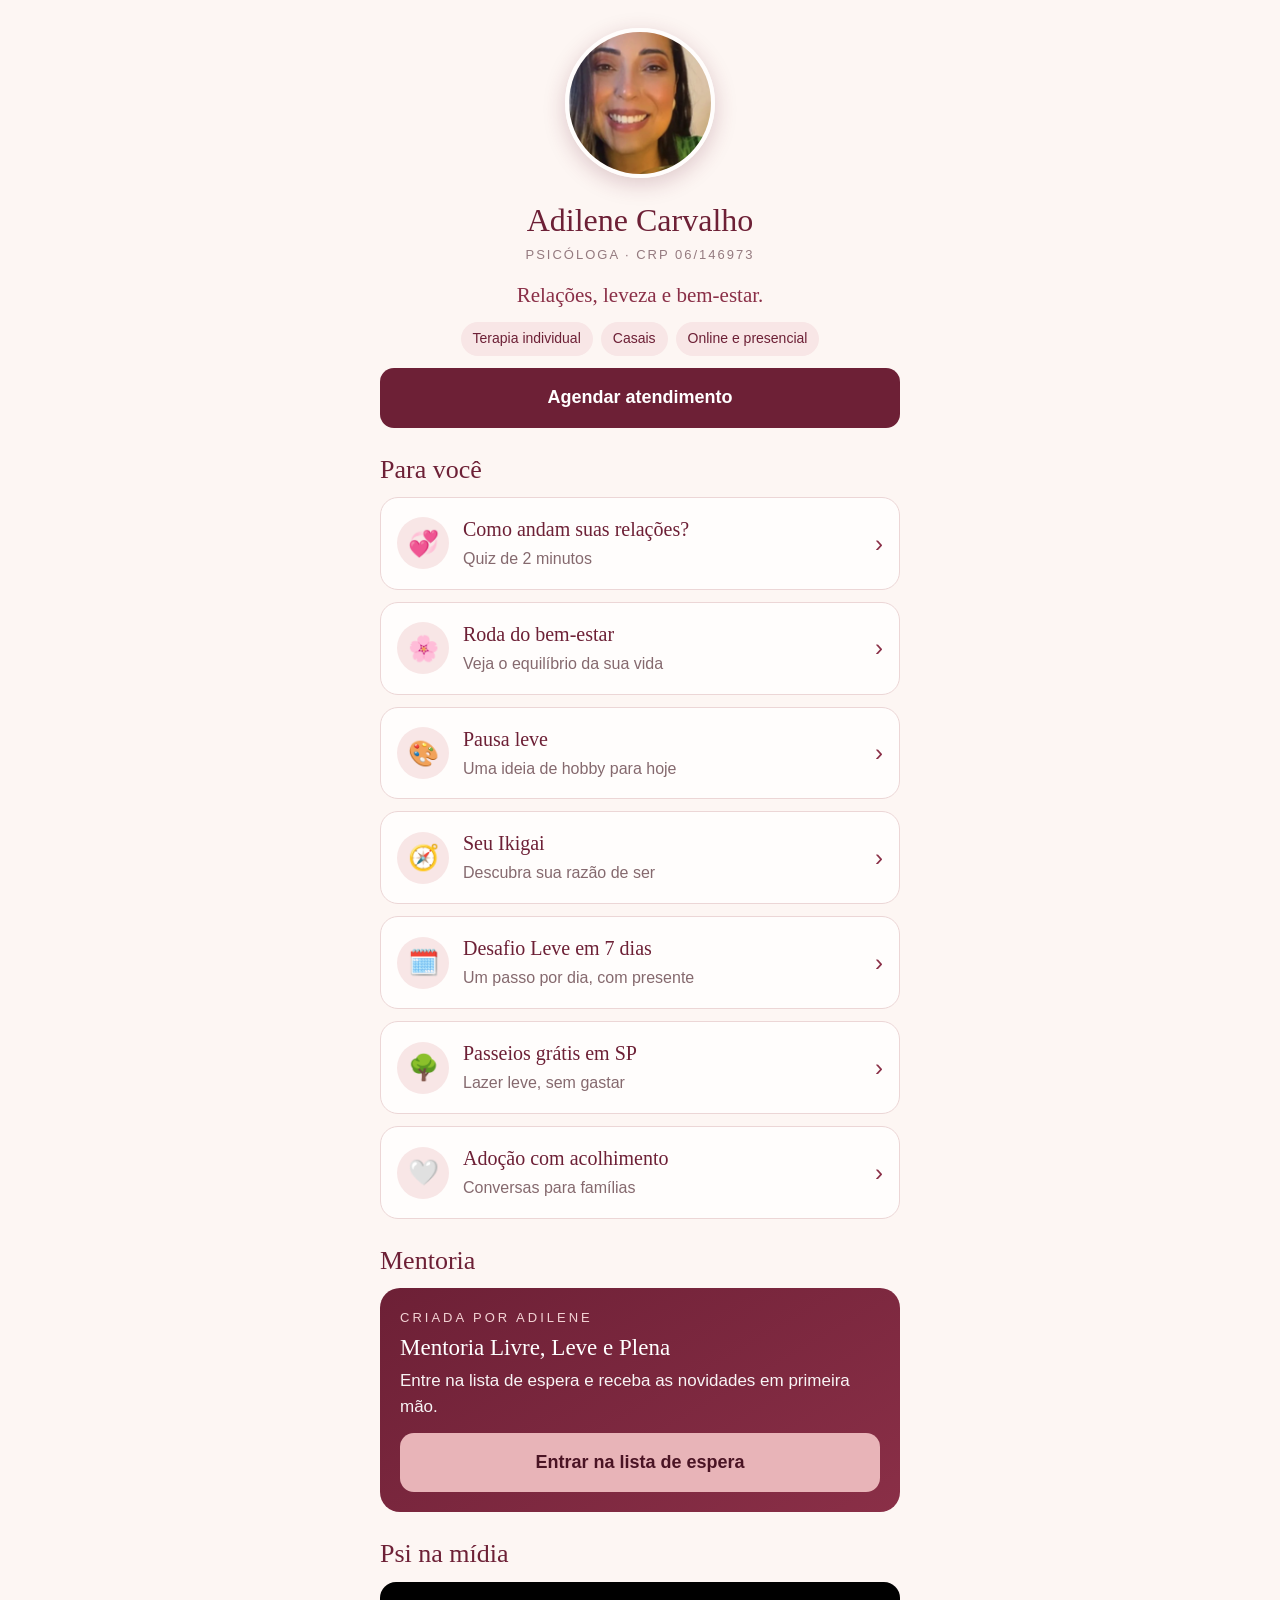
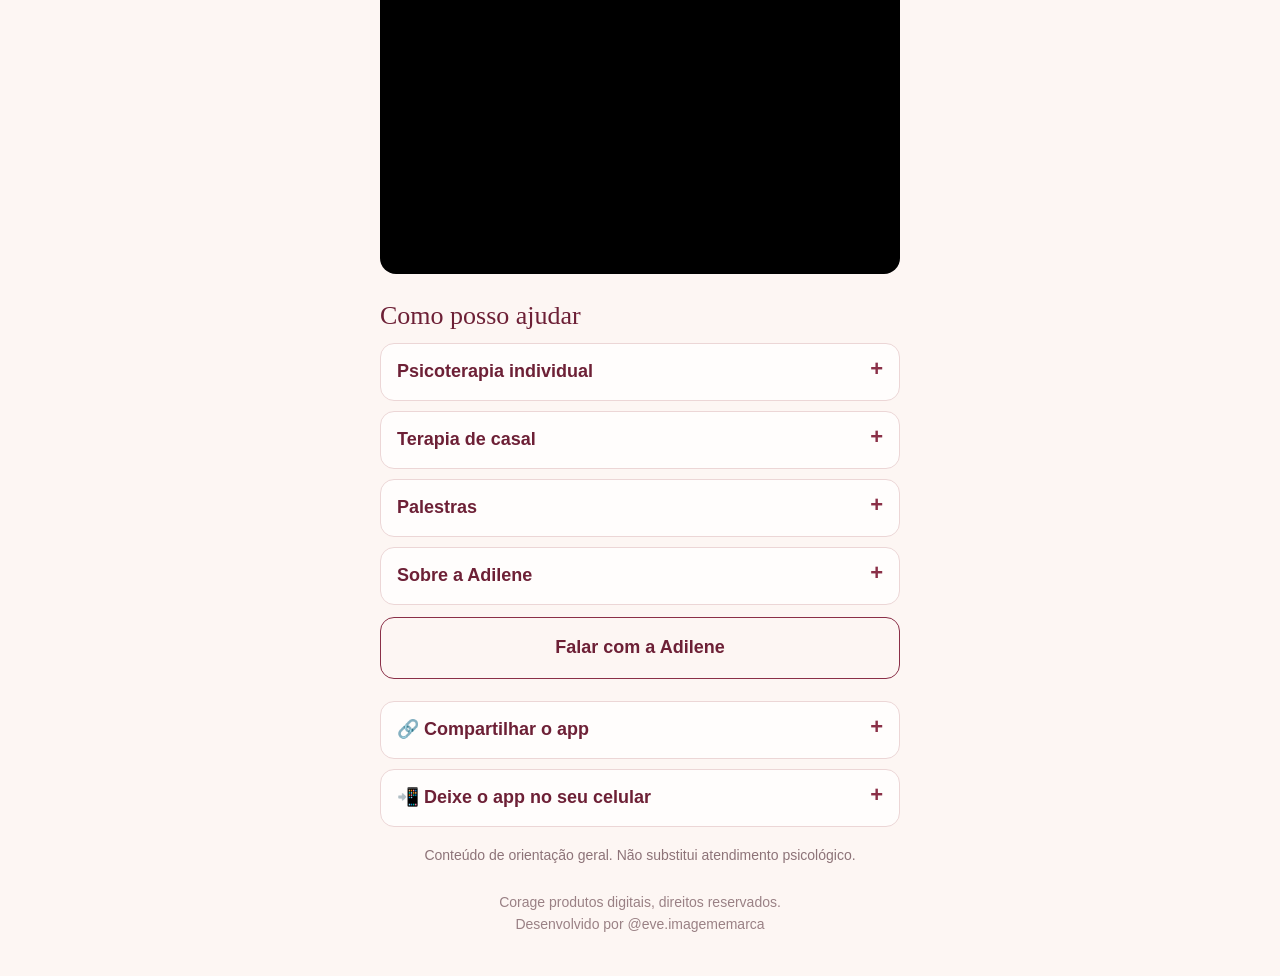
<file: index.html>
<!doctype html>
<html lang="pt-BR">
<head>
<meta charset="utf-8">
<meta name="viewport" content="width=device-width,initial-scale=1,viewport-fit=cover">
<title>Adilene Carvalho | Psicóloga</title>
<meta name="theme-color" content="#6d2036">
<link rel="manifest" href="manifest.webmanifest">
<link rel="apple-touch-icon" href="icon-180.png">
<meta name="apple-mobile-web-app-capable" content="yes">
<meta name="apple-mobile-web-app-title" content="Adilene Carvalho">
<link rel="stylesheet" href="style.css">
<style>
.hero{text-align:center;padding-top:6px}
.hero img{width:150px;height:150px;border-radius:50%;object-fit:cover;border:4px solid var(--branco);box-shadow:0 6px 22px rgba(109,32,54,.22)}
.hero h1{margin-top:14px}
.hero .crp{font-size:13px;letter-spacing:2px;color:#947a7f;margin-top:6px}
.hero .frase{font-family:Georgia,serif;font-size:21px;color:var(--marsala2);margin:14px 0 6px}
.chips{display:flex;flex-wrap:wrap;gap:8px;justify-content:center;margin:10px 0 4px}
.chips span{background:var(--blush);color:var(--marsala);font-size:14px;padding:6px 12px;border-radius:99px}
h2.t{margin:26px 0 12px}
.destaque{background:linear-gradient(150deg,var(--marsala),var(--marsala2));color:#fff;border-radius:20px;padding:20px;margin-bottom:6px}
.destaque h3{color:#fff;font-size:23px}
.destaque p{font-size:17px;opacity:.95}
.destaque .rotulo{color:var(--rose2)}
.destaque .btn{background:var(--rose);color:#4a1424}
</style>
</head>
<body>
<div class="wrap">
  <div class="hero fade">
    <img src="foto.jpg" alt="Adilene Carvalho">
    <h1>Adilene Carvalho</h1>
    <div class="crp">PSICÓLOGA · CRP 06/146973</div>
    <p class="frase">Relações, leveza e bem-estar.</p>
    <div class="chips"><span>Terapia individual</span><span>Casais</span><span>Online e presencial</span></div>
    <a class="btn" href="cadastro.html?i=Psicoterapia">Agendar atendimento</a>
  </div>

  <h2 class="t">Para você</h2>
  <a class="ferramenta" href="quiz.html"><div class="ico">💞</div><div><b>Como andam suas relações?</b><span>Quiz de 2 minutos</span></div><div class="seta">›</div></a>
  <a class="ferramenta" href="roda.html"><div class="ico">🌸</div><div><b>Roda do bem-estar</b><span>Veja o equilíbrio da sua vida</span></div><div class="seta">›</div></a>
  <a class="ferramenta" href="hobby.html"><div class="ico">🎨</div><div><b>Pausa leve</b><span>Uma ideia de hobby para hoje</span></div><div class="seta">›</div></a>
  <a class="ferramenta" href="ikigai.html"><div class="ico">🧭</div><div><b>Seu Ikigai</b><span>Descubra sua razão de ser</span></div><div class="seta">›</div></a>
  <a class="ferramenta" href="desafio.html"><div class="ico">🗓️</div><div><b>Desafio Leve em 7 dias</b><span>Um passo por dia, com presente</span></div><div class="seta">›</div></a>
  <a class="ferramenta" href="passeios.html"><div class="ico">🌳</div><div><b>Passeios grátis em SP</b><span>Lazer leve, sem gastar</span></div><div class="seta">›</div></a>
  <a class="ferramenta" href="adocao.html"><div class="ico">🤍</div><div><b>Adoção com acolhimento</b><span>Conversas para famílias</span></div><div class="seta">›</div></a>

  <h2 class="t">Mentoria</h2>
  <div class="destaque">
    <div class="rotulo">Criada por Adilene</div>
    <h3>Mentoria Livre, Leve e Plena</h3>
    <p>Entre na lista de espera e receba as novidades em primeira mão.</p>
    <a class="btn" href="cadastro.html?i=Mentoria%20Livre%2C%20Leve%20e%20Plena">Entrar na lista de espera</a>
  </div>

  <h2 class="t">Psi na mídia</h2>
  <div style="position:relative;padding-bottom:56.25%;height:0;border-radius:16px;overflow:hidden;background:#000">
    <iframe src="https://www.youtube-nocookie.com/embed/rSHdpKh-drY" title="Psi na mídia" style="position:absolute;inset:0;width:100%;height:100%;border:0" allow="accelerometer; encrypted-media; picture-in-picture" allowfullscreen loading="lazy"></iframe>
  </div>

  <h2 class="t">Como posso ajudar</h2>
  <details><summary>Psicoterapia individual</summary><p>Atendimento online e presencial.</p></details>
  <details><summary>Terapia de casal</summary><p>Um espaço para conversar, se escutar e fortalecer a relação.</p></details>
  <details><summary>Palestras</summary><p>Temas de saúde mental, relações e bem-estar para grupos, igrejas, empresas e eventos.</p></details>
  <details><summary>Sobre a Adilene</summary>
    <p>Psicóloga, criadora e idealizadora da Mentoria Livre, Leve e Plena. Mãe por adoção, psicóloga voluntária e criadora do projeto Saúde Mental para Todos.</p>
  </details>

  <a class="btn claro" href="cadastro.html">Falar com a Adilene</a>

  <details style="margin-top:22px"><summary>🔗 Compartilhar o app</summary>
    <p style="text-align:center">Aponte a câmera do celular para o QR Code.</p>
    <img src="qr.png" alt="QR Code do app" style="width:220px;max-width:100%;display:block;margin:8px auto;border-radius:12px">
    <button class="btn" id="comp">Compartilhar o link</button>
    <a class="btn claro" href="qr.png" download="qr-adilene.png">Baixar o QR Code</a>
  </details>
  <details><summary>📲 Deixe o app no seu celular</summary>
    <p><b>iPhone:</b> abra no Safari, toque em Compartilhar e depois em "Adicionar à Tela de Início".</p>
    <p><b>Android:</b> abra no Chrome, toque nos três pontinhos e depois em "Instalar aplicativo".</p>
  </details>

  <p class="aviso">Conteúdo de orientação geral. Não substitui atendimento psicológico.</p>
  <p class="rodape">Corage produtos digitais, direitos reservados.<br>Desenvolvido por @eve.imagememarca</p>
</div>
<script>
document.getElementById('comp').onclick=function(){var u='https://eve-imagem-e-marca.github.io/Adilene-App/';if(navigator.share){navigator.share({title:'Adilene Carvalho | Psicóloga',url:u}).catch(function(){})}else{try{navigator.clipboard.writeText(u);this.textContent='Link copiado!'}catch(e){prompt('Copie o link:',u)}}};
if('serviceWorker' in navigator){navigator.serviceWorker.register('sw.js').catch(function(){})}
document.querySelectorAll('details').forEach(function(d){d.addEventListener('toggle',function(){if(d.open)document.querySelectorAll('details').forEach(function(o){if(o!==d)o.open=false})})});
</script>
</body>
</html>
</file>
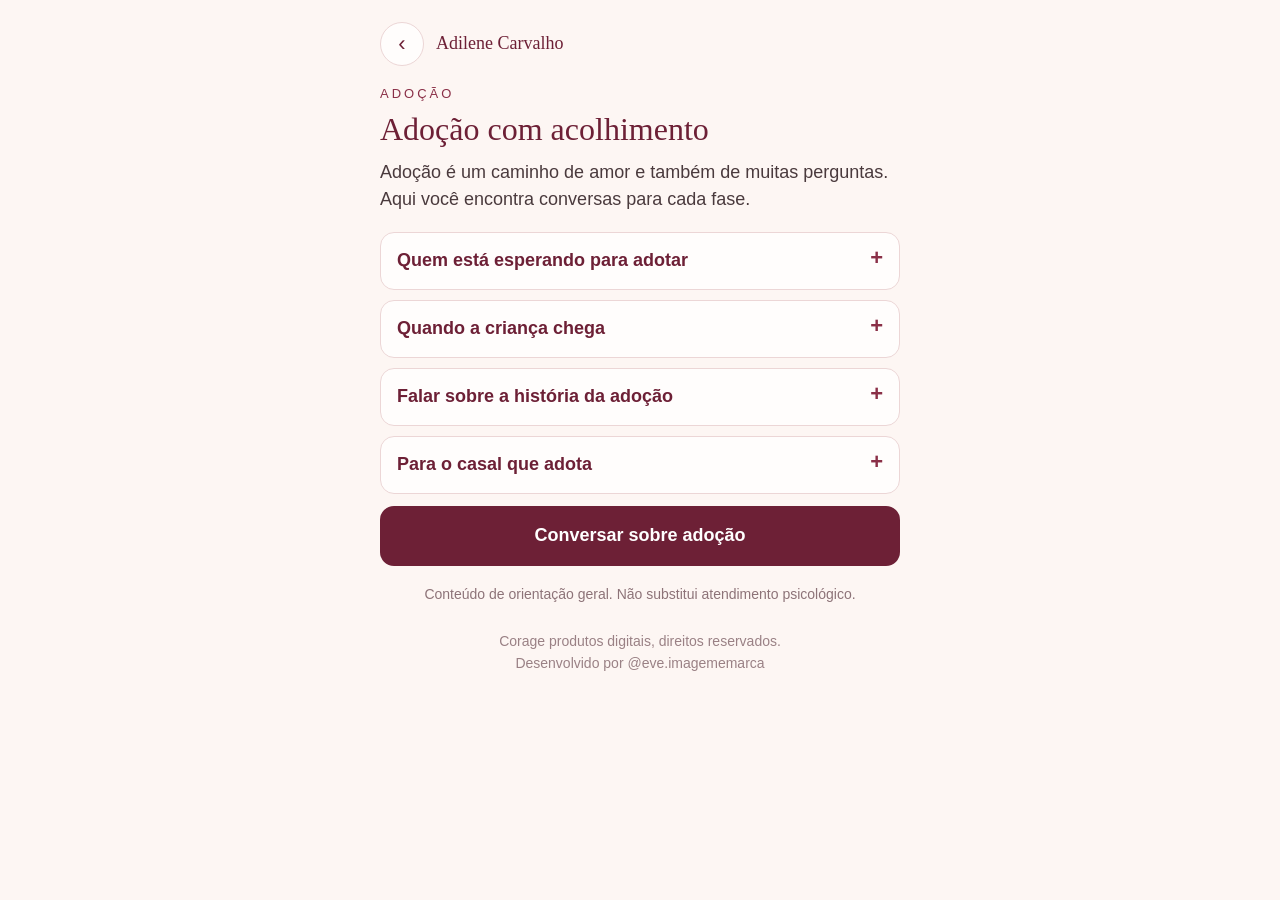
<file: adocao.html>
<!doctype html>
<html lang="pt-BR"><head><meta charset="utf-8"><meta name="viewport" content="width=device-width,initial-scale=1"><title>Adoção com acolhimento</title><meta name="theme-color" content="#6d2036"><link rel="manifest" href="manifest.webmanifest"><link rel="apple-touch-icon" href="icon-180.png"><link rel="stylesheet" href="style.css"></head>
<body><div class="wrap">
<div class="topo"><a class="voltar" href="index.html">‹</a><span class="nome">Adilene Carvalho</span></div>
<div class="rotulo">Adoção</div>
<h1>Adoção com acolhimento</h1>
<p style="margin:10px 0 18px">Adoção é um caminho de amor e também de muitas perguntas. Aqui você encontra conversas para cada fase.</p>
<details><summary>Quem está esperando para adotar</summary><ul><li>Falar sobre medos e expectativas ajuda.</li><li>A espera pode trazer ansiedade. Cuidar de si faz parte.</li><li>Conversar em casal, com calma, fortalece a decisão.</li></ul></details>
<details><summary>Quando a criança chega</summary><ul><li>Cada criança tem seu tempo para criar vínculo.</li><li>Rotina e paciência dão segurança.</li><li>Evite comparações e pressa.</li></ul></details>
<details><summary>Falar sobre a história da adoção</summary><p>Contar a verdade, em linguagem simples e desde cedo, costuma fortalecer a confiança. Comece com carinho e adapte para a idade.</p></details>
<details><summary>Para o casal que adota</summary><p>A chegada de um filho muda a rotina e a relação. Reservar tempo para o casal e dividir tarefas ajuda os dois.</p></details>
<a class="btn" href="cadastro.html?i=Ado%C3%A7%C3%A3o&m=Quero%20conversar%20sobre%20ado%C3%A7%C3%A3o">Conversar sobre adoção</a>
<p class="aviso">Conteúdo de orientação geral. Não substitui atendimento psicológico.</p>
<p class="rodape">Corage produtos digitais, direitos reservados.<br>Desenvolvido por @eve.imagememarca</p>
</div>
<script>
document.querySelectorAll('details').forEach(function(d){d.addEventListener('toggle',function(){if(d.open)document.querySelectorAll('details').forEach(function(o){if(o!==d)o.open=false})})});
if('serviceWorker' in navigator){navigator.serviceWorker.register('sw.js').catch(function(){})}
</script></body></html>
</file>
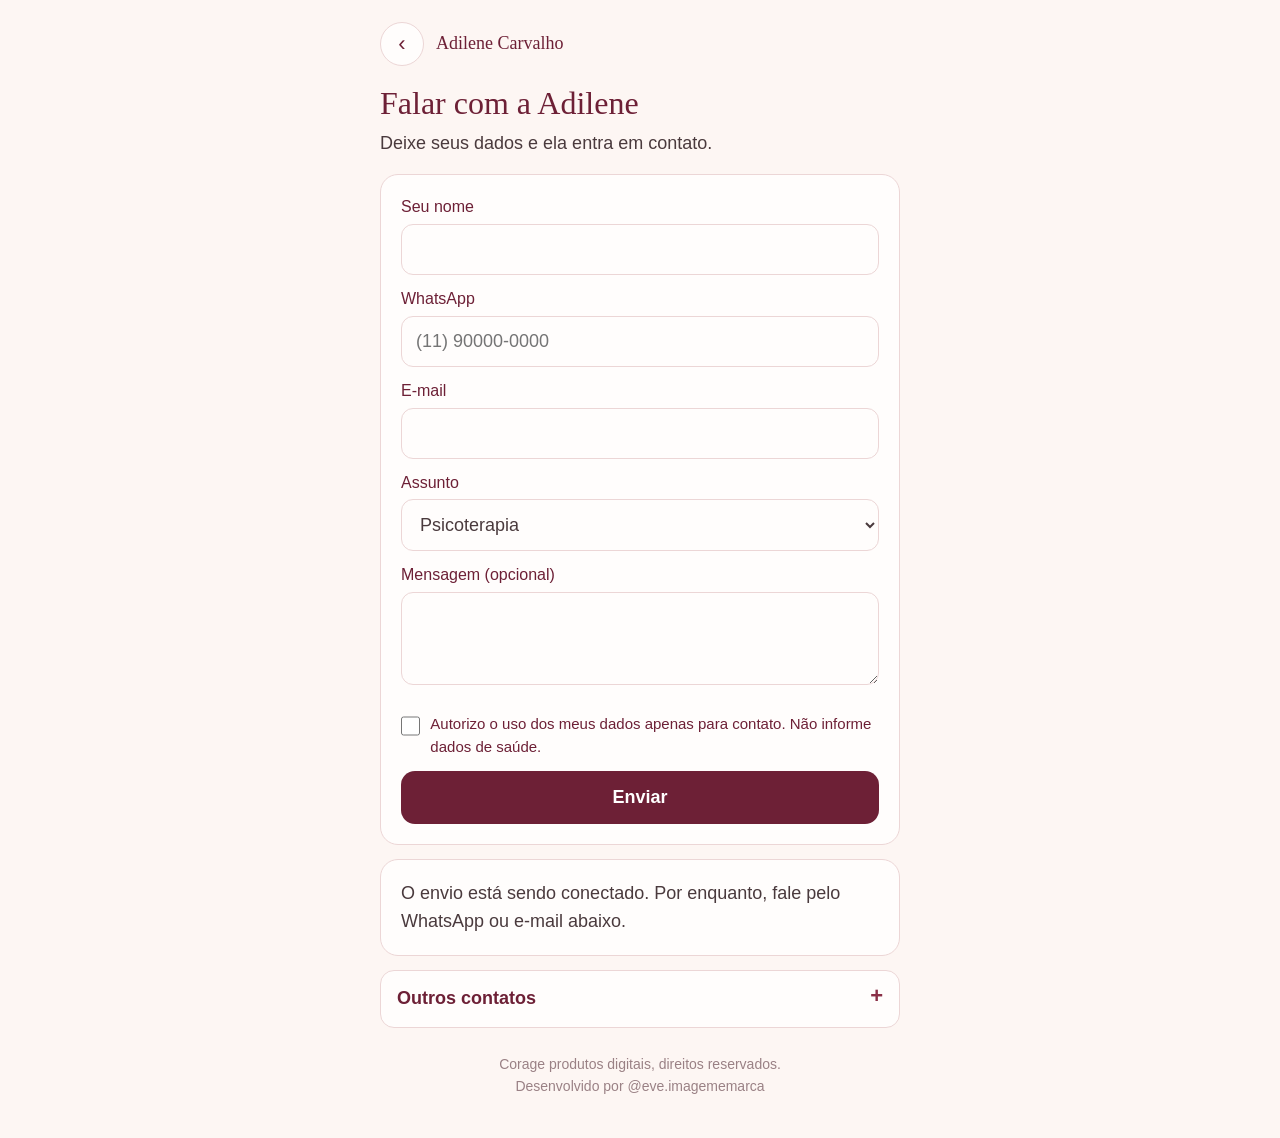
<file: cadastro.html>
<!doctype html>
<html lang="pt-BR"><head><meta charset="utf-8"><meta name="viewport" content="width=device-width,initial-scale=1"><title>Falar com a Adilene</title><meta name="theme-color" content="#6d2036"><link rel="manifest" href="manifest.webmanifest"><link rel="apple-touch-icon" href="icon-180.png"><link rel="stylesheet" href="style.css"></head>
<body><div class="wrap">
<div class="topo"><a class="voltar" href="index.html">‹</a><span class="nome">Adilene Carvalho</span></div>
<h1>Falar com a Adilene</h1>
<p style="margin:8px 0 16px">Deixe seus dados e ela entra em contato.</p>
<div id="form">
<form id="f" class="card">
<label for="nome">Seu nome</label><input id="nome" required autocomplete="name">
<label for="zap">WhatsApp</label><input id="zap" type="tel" required autocomplete="tel" placeholder="(11) 90000-0000">
<label for="email">E-mail</label><input id="email" type="email" autocomplete="email">
<label for="int">Assunto</label>
<select id="int"><option>Psicoterapia</option><option>Terapia de casal</option><option>Adoção</option><option>Mentoria Livre, Leve e Plena</option><option>Palestras</option><option>Presente do desafio</option><option>Outro</option></select>
<label for="msg">Mensagem (opcional)</label><textarea id="msg" rows="3"></textarea>
<label class="check"><input type="checkbox" id="ok" required><span>Autorizo o uso dos meus dados apenas para contato. Não informe dados de saúde.</span></label>
<button class="btn" type="submit">Enviar</button>
</form>
<div class="card" id="pend" style="display:none"><p>O envio está sendo conectado. Por enquanto, fale pelo WhatsApp ou e-mail abaixo.</p></div>
</div>
<div class="card fade" id="fim" style="display:none;text-align:center"><h2>Recebido! 🌸</h2><p>A Adilene vai entrar em contato em breve.</p><a class="btn" href="index.html">Voltar ao início</a></div>
<details><summary>Outros contatos</summary><p>WhatsApp: (11) 92760-7667<br>E-mail: psicoadilenecarvalho@gmail.com<br>Instagram: @psicoadilenecarvalho</p></details>
<iframe name="ifr" style="display:none" title=""></iframe>
<p class="rodape">Corage produtos digitais, direitos reservados.<br>Desenvolvido por @eve.imagememarca</p>
</div>
<script>
var FORM_URL='';var ENTRY={nome:'',zap:'',email:'',int:'',msg:''};
var q=new URLSearchParams(location.search);
if(q.get('i')){var s=document.getElementById('int'),v=q.get('i'),ach=false;for(var k=0;k<s.options.length;k++)if(s.options[k].text==v){s.selectedIndex=k;ach=true}if(!ach){var o=new Option(v,v);s.add(o);s.value=v}}
if(q.get('m'))document.getElementById('msg').value=q.get('m');
if(!FORM_URL)document.getElementById('pend').style.display='block';
document.getElementById('f').onsubmit=function(e){
 e.preventDefault();
 if(!FORM_URL){document.getElementById('pend').scrollIntoView();return}
 var h=document.createElement('form');h.method='POST';h.action=FORM_URL;h.target='ifr';
 var c={nome:'nome',zap:'zap',email:'email',int:'int',msg:'msg'};
 for(var k in c){var i=document.createElement('input');i.type='hidden';i.name=ENTRY[k];i.value=document.getElementById(c[k]).value.trim()||'-';h.appendChild(i)}
 [['fvv','1'],['pageHistory','0']].forEach(function(p){var i=document.createElement('input');i.type='hidden';i.name=p[0];i.value=p[1];h.appendChild(i)});
 document.body.appendChild(h);h.submit();
 document.getElementById('form').style.display='none';document.getElementById('fim').style.display='block';
};
if('serviceWorker' in navigator){navigator.serviceWorker.register('sw.js').catch(function(){})}
</script></body></html>
</file>
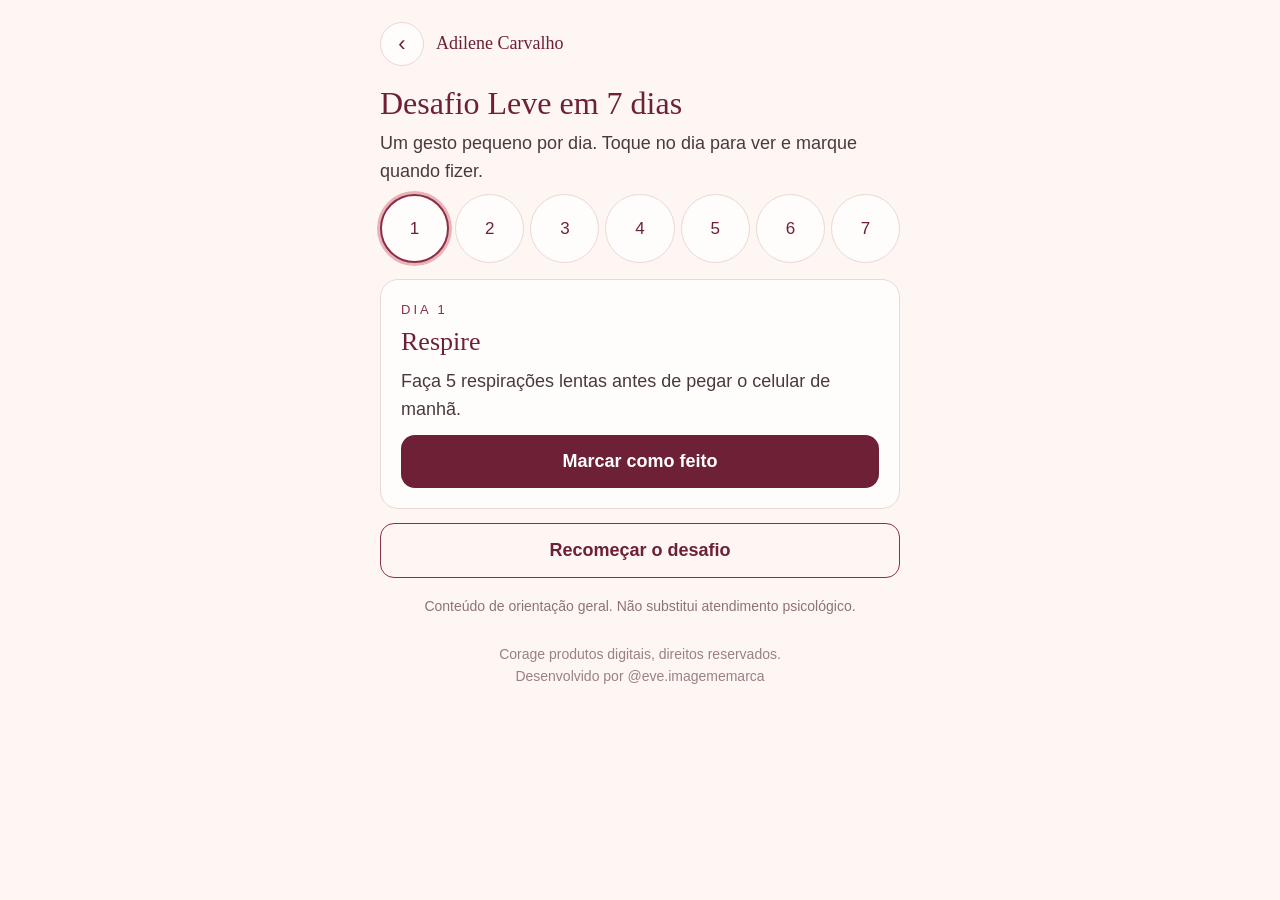
<file: desafio.html>
<!doctype html>
<html lang="pt-BR"><head><meta charset="utf-8"><meta name="viewport" content="width=device-width,initial-scale=1"><title>Desafio Leve em 7 dias</title><meta name="theme-color" content="#6d2036"><link rel="manifest" href="manifest.webmanifest"><link rel="apple-touch-icon" href="icon-180.png"><link rel="stylesheet" href="style.css">
<style>.dias{display:grid;grid-template-columns:repeat(7,1fr);gap:6px;margin:6px 0 16px}.dia{aspect-ratio:1;border-radius:50%;border:1.5px solid var(--linha);background:var(--branco);color:var(--marsala);font-size:17px;font-family:inherit;cursor:pointer}.dia.ok{background:var(--marsala);color:#fff;border-color:var(--marsala)}.dia.hoje{border:2.5px solid var(--marsala2)}.dia.sel{box-shadow:0 0 0 3px var(--rose)}</style></head>
<body><div class="wrap">
<div class="topo"><a class="voltar" href="index.html">‹</a><span class="nome">Adilene Carvalho</span></div>
<h1>Desafio Leve em 7 dias</h1>
<p style="margin:8px 0">Um gesto pequeno por dia. Toque no dia para ver e marque quando fizer.</p>
<div class="dias" id="dias"></div>
<div class="card fade" id="card"></div>
<div class="card" id="presente" style="display:none;text-align:center;background:var(--blush)"><h2>Você concluiu! 🌸</h2><p>Sete dias de cuidado com você. A Adilene preparou um presente para quem chega até aqui.</p><a class="btn" href="cadastro.html?i=Presente%20do%20desafio&m=Conclu%C3%AD%20o%20Desafio%20Leve">Quero meu presente</a></div>
<button class="btn claro" id="zera">Recomeçar o desafio</button>
<p class="aviso">Conteúdo de orientação geral. Não substitui atendimento psicológico.</p>
<p class="rodape">Corage produtos digitais, direitos reservados.<br>Desenvolvido por @eve.imagememarca</p>
</div>
<script>
var D=[["Respire","Faça 5 respirações lentas antes de pegar o celular de manhã."],["Mexa o corpo","Caminhe ou alongue por 10 minutos."],["Gratidão","Escreva 3 coisas pelas quais você é grata hoje."],["Um hobby","Dedique 20 minutos a algo que você ama, só por prazer."],["Conexão","Mande uma mensagem carinhosa para alguém querido."],["Um limite","Diga um \"não\" gentil a algo que você não quer fazer."],["Celebre","Faça algo especial para você e reconheça sua caminhada."]];
var S={ini:Date.now(),ok:[]};
try{var x=JSON.parse(localStorage.getItem('adi_des'));if(x&&x.ok)S=x}catch(e){}
function salva(){try{localStorage.setItem('adi_des',JSON.stringify(S))}catch(e){}}
var hoje=Math.min(6,Math.floor((Date.now()-S.ini)/864e5)),sel=hoje;
function ver(){
 var h='';for(var k=0;k<7;k++)h+='<button class="dia'+(S.ok.indexOf(k)>-1?' ok':'')+(k==hoje?' hoje':'')+(k==sel?' sel':'')+'" data-k="'+k+'">'+(k+1)+'</button>';
 var d=document.getElementById('dias');d.innerHTML=h;
 d.querySelectorAll('.dia').forEach(function(b){b.onclick=function(){sel=+b.dataset.k;ver()}});
 var f=S.ok.indexOf(sel)>-1;
 document.getElementById('card').innerHTML='<div class="rotulo">Dia '+(sel+1)+'</div><h2>'+D[sel][0]+'</h2><p>'+D[sel][1]+'</p><button class="btn'+(f?' claro':'')+'" id="m">'+(f?'Desmarcar':'Marcar como feito')+'</button>';
 document.getElementById('m').onclick=function(){var p=S.ok.indexOf(sel);if(p>-1)S.ok.splice(p,1);else S.ok.push(sel);salva();ver()};
 document.getElementById('presente').style.display=S.ok.length==7?'block':'none';
}
document.getElementById('zera').onclick=function(){S={ini:Date.now(),ok:[]};salva();hoje=0;sel=0;ver()};
ver();
if('serviceWorker' in navigator){navigator.serviceWorker.register('sw.js').catch(function(){})}
</script></body></html>
</file>
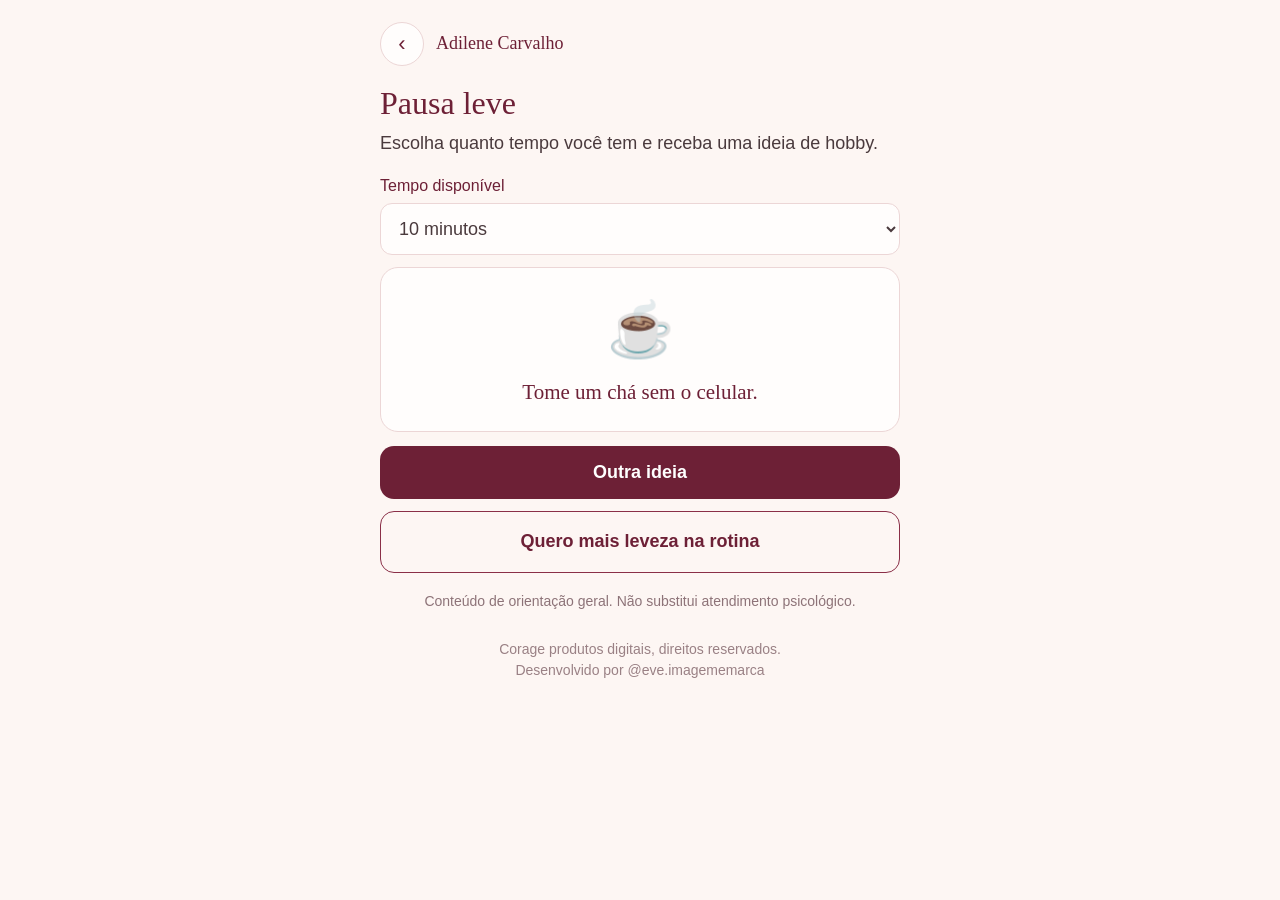
<file: hobby.html>
<!doctype html>
<html lang="pt-BR"><head><meta charset="utf-8"><meta name="viewport" content="width=device-width,initial-scale=1"><title>Pausa leve</title><meta name="theme-color" content="#6d2036"><link rel="manifest" href="manifest.webmanifest"><link rel="apple-touch-icon" href="icon-180.png"><link rel="stylesheet" href="style.css"></head>
<body><div class="wrap">
<div class="topo"><a class="voltar" href="index.html">‹</a><span class="nome">Adilene Carvalho</span></div>
<h1>Pausa leve</h1>
<p style="margin:8px 0 16px">Escolha quanto tempo você tem e receba uma ideia de hobby.</p>
<label for="tempo">Tempo disponível</label>
<select id="tempo"><option value="0">10 minutos</option><option value="1">30 minutos</option><option value="2">1 hora ou mais</option></select>
<div class="card fade" id="ideia" style="text-align:center"></div>
<button class="btn" id="outra">Outra ideia</button>
<a class="btn claro" href="cadastro.html?i=Psicoterapia&m=Quero%20mais%20leveza%20na%20rotina">Quero mais leveza na rotina</a>
<p class="aviso">Conteúdo de orientação geral. Não substitui atendimento psicológico.</p>
<p class="rodape">Corage produtos digitais, direitos reservados.<br>Desenvolvido por @eve.imagememarca</p>
</div>
<script>
var I=[
[["🎧","Ouça uma música inteira de olhos fechados."],["✍️","Escreva 3 coisas boas do seu dia."],["🌿","Regue uma planta ou olhe uma pela janela."],["☕","Tome um chá sem o celular."],["🖍️","Rabisque algo sem se preocupar com o resultado."]],
[["🚶","Caminhe ao redor do quarteirão, sem pressa."],["📖","Leia dez páginas de um livro de que você gosta."],["🍪","Prepare uma receita simples só para você."],["🎶","Monte uma playlist de músicas que te acalmam."],["📷","Fotografe três coisas bonitas do seu caminho."]],
[["🎨","Pinte, desenhe ou faça colagem."],["🧶","Comece um trabalho manual: crochê, bordado, argila."],["🌳","Passeie num parque ou jardim."],["🎬","Veja um filme de que você gosta, sem culpa."],["👭","Convide alguém querido para um café."]]];
var t=document.getElementById('tempo'),c=document.getElementById('ideia'),u=-1;
function sorteia(){var l=I[+t.value],k;do{k=Math.floor(Math.random()*l.length)}while(k==u&&l.length>1);u=k;
 c.classList.remove('fade');void c.offsetWidth;c.classList.add('fade');
 c.innerHTML='<div style="font-size:54px">'+l[k][0]+'</div><h3 style="margin-top:8px">'+l[k][1]+'</h3>'}
t.onchange=function(){u=-1;sorteia()};document.getElementById('outra').onclick=sorteia;sorteia();
if('serviceWorker' in navigator){navigator.serviceWorker.register('sw.js').catch(function(){})}
</script></body></html>
</file>
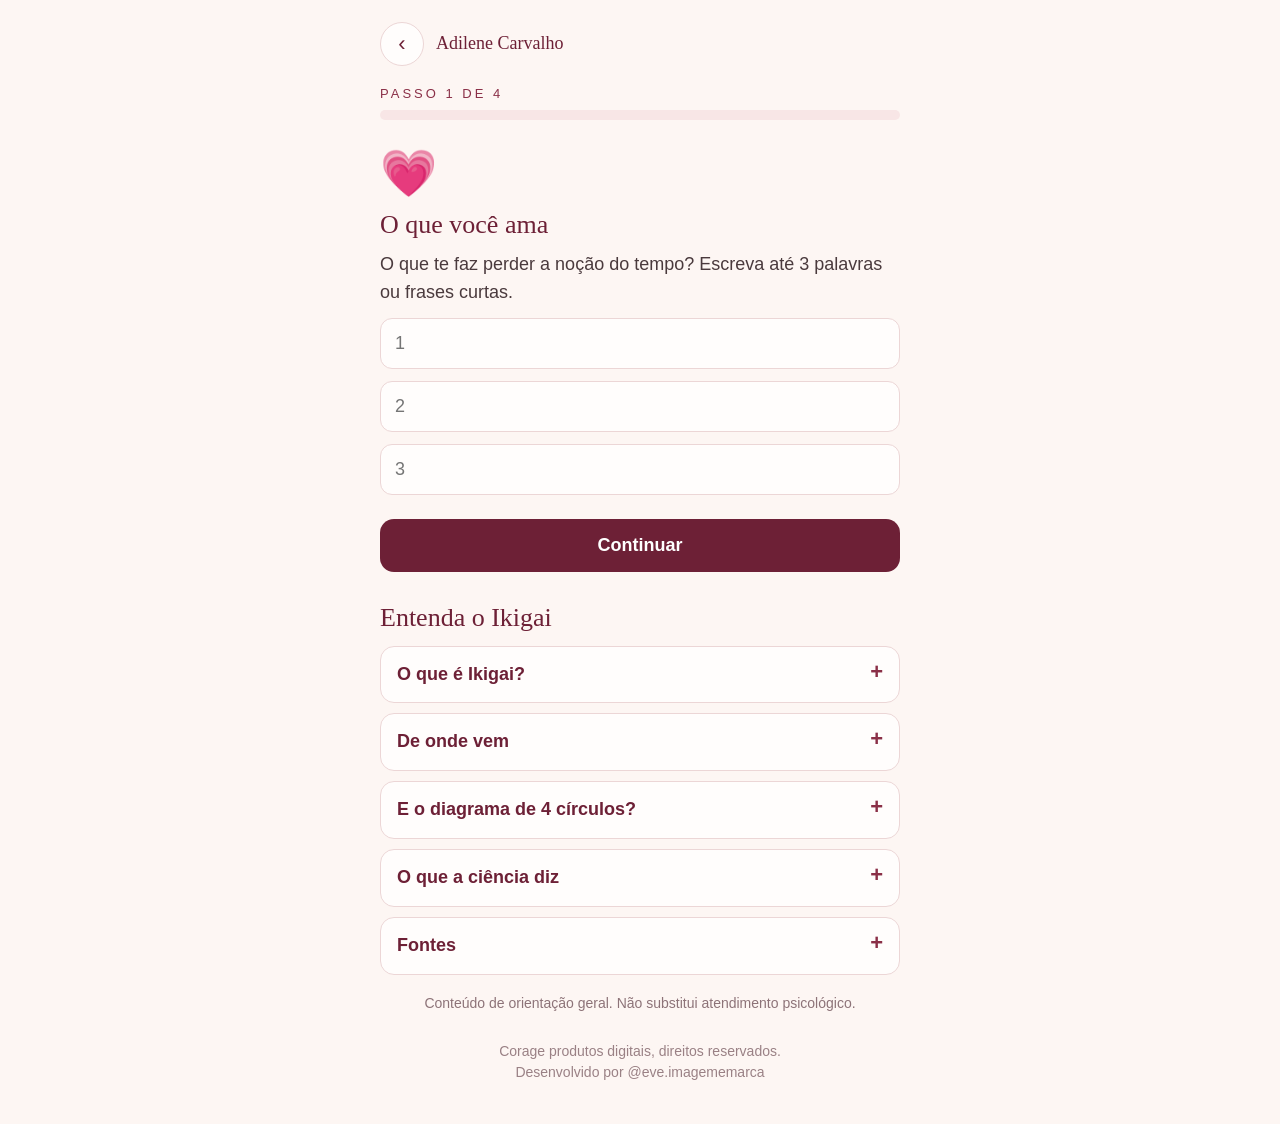
<file: ikigai.html>
<!doctype html>
<html lang="pt-BR"><head><meta charset="utf-8"><meta name="viewport" content="width=device-width,initial-scale=1"><title>Ikigai</title><meta name="theme-color" content="#6d2036"><link rel="manifest" href="manifest.webmanifest"><link rel="apple-touch-icon" href="icon-180.png"><link rel="stylesheet" href="style.css">
<style>.ven{max-width:340px;margin:0 auto}.ven svg{width:100%}.item{background:var(--blush);border-radius:12px;padding:10px 14px;margin-bottom:8px;font-size:16px}.item b{color:var(--marsala);display:block;font-size:14px;letter-spacing:1px;text-transform:uppercase}</style></head>
<body><div class="wrap">
<div class="topo"><a class="voltar" href="index.html">‹</a><span class="nome">Adilene Carvalho</span></div>
<div id="t"></div>
<h2 style="margin:30px 0 12px">Entenda o Ikigai</h2>
<details><summary>O que é Ikigai?</summary><p>É uma palavra japonesa. Vem de <i>iki</i> (vida) e <i>gai</i> (valor, resultado). Significa algo como "razão de viver" ou "aquilo que faz a vida valer a pena".</p><p>Não precisa ser algo grandioso. Pode ser um café tranquilo de manhã, encontrar amigos ou um grande objetivo.</p></details>
<details><summary>De onde vem</summary><p>A ideia é antiga na cultura japonesa. Ficou conhecida por um livro de 1966, <i>Ikigai ni tsuite</i> ("Sobre o sentido da vida"), da psiquiatra japonesa Mieko Kamiya. Para ela, o ikigai é pessoal: cada pessoa encontra o seu.</p></details>
<details><summary>E o diagrama de 4 círculos?</summary><p>Esse desenho famoso <b>não</b> é japonês. Foi criado em 2011 pelo espanhol Andrés Zuzunaga, como um "diagrama de propósito". Em 2014, o blogueiro Marc Winn trocou a palavra do centro por "ikigai" e o desenho se espalhou.</p><p>Por isso, use o diagrama como uma <b>ferramenta para refletir</b>, e não como a definição original. No sentido japonês, o ikigai nem sempre tem a ver com dinheiro.</p></details>
<details><summary>O que a ciência diz</summary><p>Um grande estudo no Japão (Ohsaki) acompanhou mais de 43 mil adultos por 7 anos. Quem dizia não ter ikigai teve maior risco de morte do que quem tinha.</p><p>Isso mostra uma <b>associação</b>, não prova que o ikigai, sozinho, faz viver mais. Também se sugere que o sentido de vida ajude na longevidade de Okinawa, mas isso é uma hipótese.</p></details>
<details><summary>Fontes</summary><p style="font-size:15px">
• Sone et al., "Sense of life worth living (Ikigai) and mortality in Japan: Ohsaki Study", Psychosomatic Medicine, 2008.<br>
• Ikigai Tribe: origem do diagrama (Zuzunaga e Marc Winn).<br>
• Mieko Kamiya, <i>Ikigai ni tsuite</i>, 1966.<br>
• Wikipédia (em inglês): verbete "Ikigai".</p></details>
<p class="aviso">Conteúdo de orientação geral. Não substitui atendimento psicológico.</p>
<p class="rodape">Corage produtos digitais, direitos reservados.<br>Desenvolvido por @eve.imagememarca</p>
</div>
<script>
document.querySelectorAll('details').forEach(function(d){d.addEventListener('toggle',function(){if(d.open)document.querySelectorAll('details').forEach(function(o){if(o!==d)o.open=false})})});
var Q=[
["💗","O que você ama","O que te faz perder a noção do tempo?","#e8b4b8"],
["🌟","No que você é boa","O que as pessoas elogiam em você?","#c46a7c"],
["🌍","O que o mundo precisa","Que ajuda você gostaria de levar às pessoas?","#a8465c"],
["💼","Pelo que você pode ser paga","O que alguém pagaria para você fazer?","#6d2036"]];
var R=[["","",""],["","",""],["","",""],["","",""]],p=0,t=document.getElementById('t');
try{var s=JSON.parse(localStorage.getItem('adi_ikigai'));if(s&&s.length==4)R=s}catch(e){}
function salva(){try{localStorage.setItem('adi_ikigai',JSON.stringify(R))}catch(e){}}
function esc(x){return x.replace(/[&<>"]/g,function(c){return{'&':'&amp;','<':'&lt;','>':'&gt;','"':'&quot;'}[c]})}
function ver(){
 if(p>=4)return fim();
 var q=Q[p];
 var h='<div class="rotulo">Passo '+(p+1)+' de 4</div><div class="barra"><i style="width:'+(p/4*100)+'%"></i></div><div style="font-size:46px">'+q[0]+'</div><h2>'+q[1]+'</h2><p style="margin-bottom:12px">'+q[2]+' Escreva até 3 palavras ou frases curtas.</p>';
 for(var k=0;k<3;k++)h+='<input maxlength="40" data-k="'+k+'" value="'+esc(R[p][k])+'" placeholder="'+(k+1)+'">';
 h+='<button class="btn" id="pr">'+(p==3?'Ver meu Ikigai':'Continuar')+'</button>'+(p?'<button class="btn claro" id="vo">Voltar</button>':'');
 t.innerHTML='<div class="fade">'+h+'</div>';
 t.querySelectorAll('input').forEach(function(i){i.oninput=function(){R[p][+i.dataset.k]=i.value;salva()}});
 document.getElementById('pr').onclick=function(){p++;scrollTo(0,0);ver()};
 if(p)document.getElementById('vo').onclick=function(){p--;ver()};
}
function fim(){
 var h='<div class="rotulo">Seu Ikigai</div><h2>Sua razão de ser</h2><p style="margin-bottom:12px">Um exercício para refletir sobre o que dá sentido à sua vida. Não é uma resposta pronta.</p>'+
 '<div class="ven"><svg viewBox="0 0 300 300"><g fill-opacity=".55">'+
 '<circle cx="150" cy="95" r="70" fill="#e8b4b8"/><circle cx="205" cy="150" r="70" fill="#c46a7c"/><circle cx="150" cy="205" r="70" fill="#a8465c"/><circle cx="95" cy="150" r="70" fill="#6d2036"/></g>'+
 '<g font-size="11" text-anchor="middle" fill="#3a1220"><text x="150" y="60">Amo</text><text x="248" y="153">Sou boa</text><text x="150" y="250">Mundo precisa</text><text x="52" y="153">Posso ser paga</text></g>'+
 '<circle cx="150" cy="150" r="22" fill="#fffdfc"/><text x="150" y="157" font-size="20" text-anchor="middle">🌸</text></svg></div>';
 Q.forEach(function(q,k){var v=R[k].filter(function(x){return x.trim()}).map(esc);h+='<div class="item"><b>'+q[0]+' '+q[1]+'</b>'+(v.length?v.join(' · '):'–')+'</div>'});
 h+='<p style="margin:12px 0">Olhe onde as respostas se repetem. Ali mora o seu caminho.</p><a class="btn" href="cadastro.html?i=Psicoterapia&m=Fiz%20o%20Ikigai">Quero conversar sobre meu Ikigai</a><button class="btn claro" id="re">Refazer</button>';
 t.innerHTML='<div class="fade">'+h+'</div>';
 document.getElementById('re').onclick=function(){R=[["","",""],["","",""],["","",""],["","",""]];salva();p=0;ver()};
}
ver();
if('serviceWorker' in navigator){navigator.serviceWorker.register('sw.js').catch(function(){})}
</script></body></html>
</file>
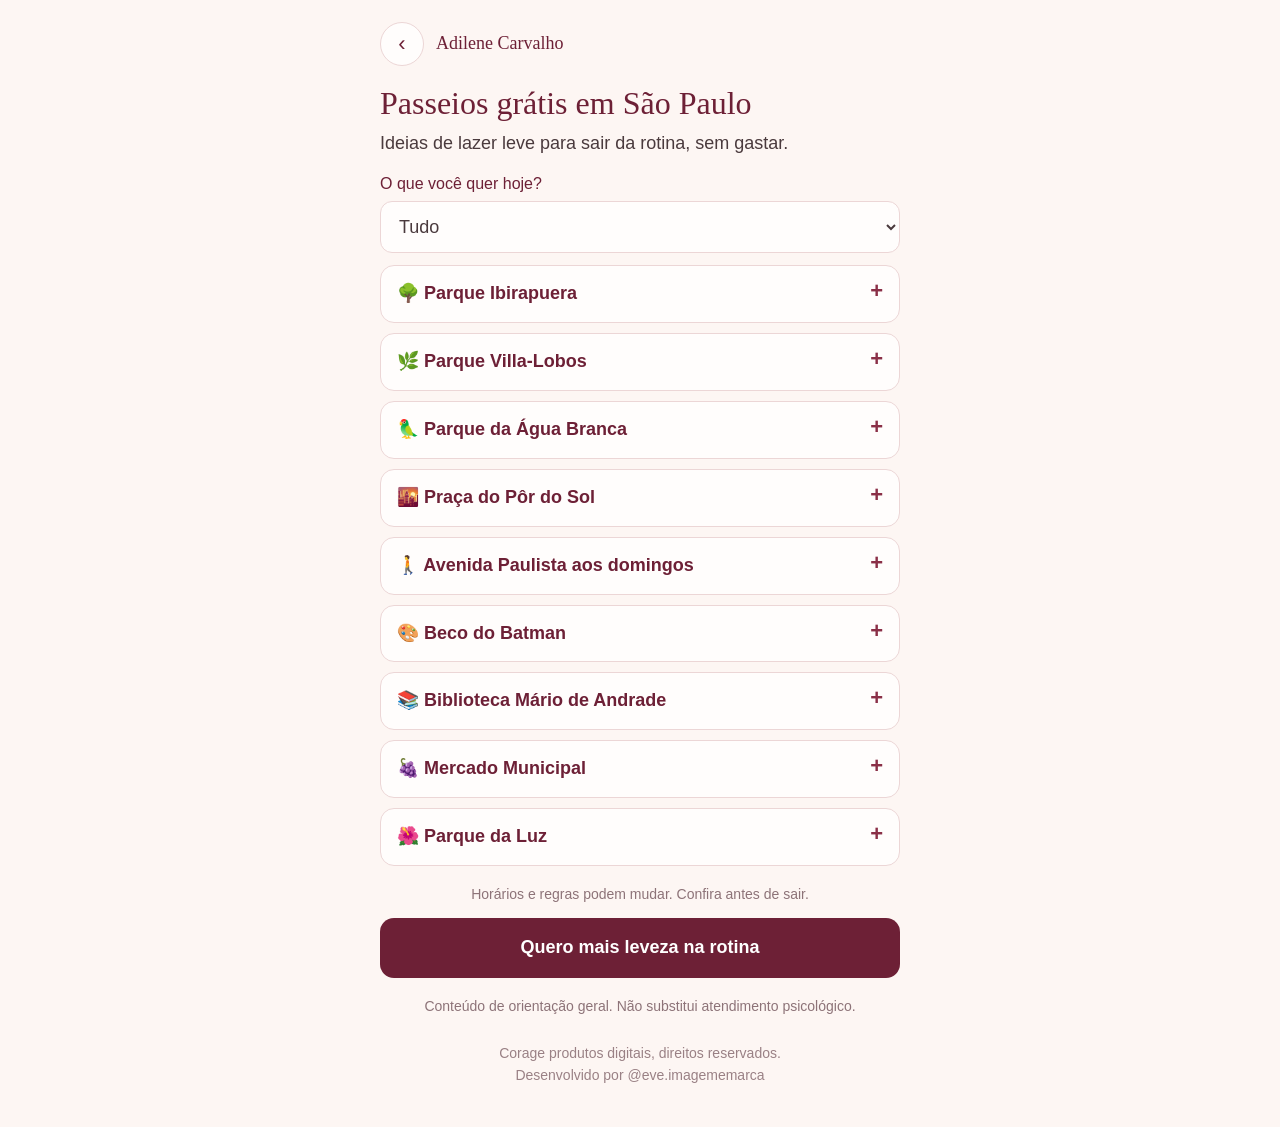
<file: passeios.html>
<!doctype html>
<html lang="pt-BR"><head><meta charset="utf-8"><meta name="viewport" content="width=device-width,initial-scale=1"><title>Passeios grátis em São Paulo</title><meta name="theme-color" content="#6d2036"><link rel="manifest" href="manifest.webmanifest"><link rel="apple-touch-icon" href="icon-180.png"><link rel="stylesheet" href="style.css"></head>
<body><div class="wrap">
<div class="topo"><a class="voltar" href="index.html">‹</a><span class="nome">Adilene Carvalho</span></div>
<h1>Passeios grátis em São Paulo</h1>
<p style="margin:8px 0 14px">Ideias de lazer leve para sair da rotina, sem gastar.</p>
<label for="tipo">O que você quer hoje?</label>
<select id="tipo"><option value="">Tudo</option><option>Natureza</option><option>Arte e cultura</option><option>Para ir acompanhada</option></select>
<div id="lista"></div>
<p class="aviso">Horários e regras podem mudar. Confira antes de sair.</p>
<a class="btn" href="cadastro.html?i=Psicoterapia&m=Quero%20mais%20leveza%20na%20rotina">Quero mais leveza na rotina</a>
<p class="aviso">Conteúdo de orientação geral. Não substitui atendimento psicológico.</p>
<p class="rodape">Corage produtos digitais, direitos reservados.<br>Desenvolvido por @eve.imagememarca</p>
</div>
<script>
var P=[
["🌳","Parque Ibirapuera","Natureza","Caminhe, sente na grama e respire. Vá no fim da tarde."],
["🌿","Parque Villa-Lobos","Natureza","Bom para pedalar, ler ao ar livre ou fazer um piquenique."],
["🦜","Parque da Água Branca","Natureza","Um pedacinho de roça na cidade, com bichos e sombra."],
["🌇","Praça do Pôr do Sol","Para ir acompanhada","Leve alguém querido e veja o pôr do sol na Vila Madalena."],
["🚶","Avenida Paulista aos domingos","Para ir acompanhada","A avenida fecha para carros: caminhe, veja música e arte de rua."],
["🎨","Beco do Batman","Arte e cultura","Grafites coloridos para passear e fotografar."],
["📚","Biblioteca Mário de Andrade","Arte e cultura","Um refúgio no centro para ler e folhear livros."],
["🍇","Mercado Municipal","Para ir acompanhada","Entrada livre. Passeie pelos cheiros e cores e divida um lanche."],
["🌺","Parque da Luz","Natureza","Jardim histórico no centro, perfeito para uma pausa."]];
var l=document.getElementById('lista'),t=document.getElementById('tipo');
function ver(){var h='';P.forEach(function(p){if(t.value&&p[2]!=t.value)return;h+='<details><summary>'+p[0]+' '+p[1]+'</summary><p>'+p[3]+'</p><p style="font-size:14px;color:#947a7f">'+p[2]+'</p></details>'});l.innerHTML=h||'<p>Nada por aqui ainda.</p>';
 l.querySelectorAll('details').forEach(function(d){d.addEventListener('toggle',function(){if(d.open)l.querySelectorAll('details').forEach(function(o){if(o!==d)o.open=false})})})}
t.onchange=ver;ver();
if('serviceWorker' in navigator){navigator.serviceWorker.register('sw.js').catch(function(){})}
</script></body></html>
</file>
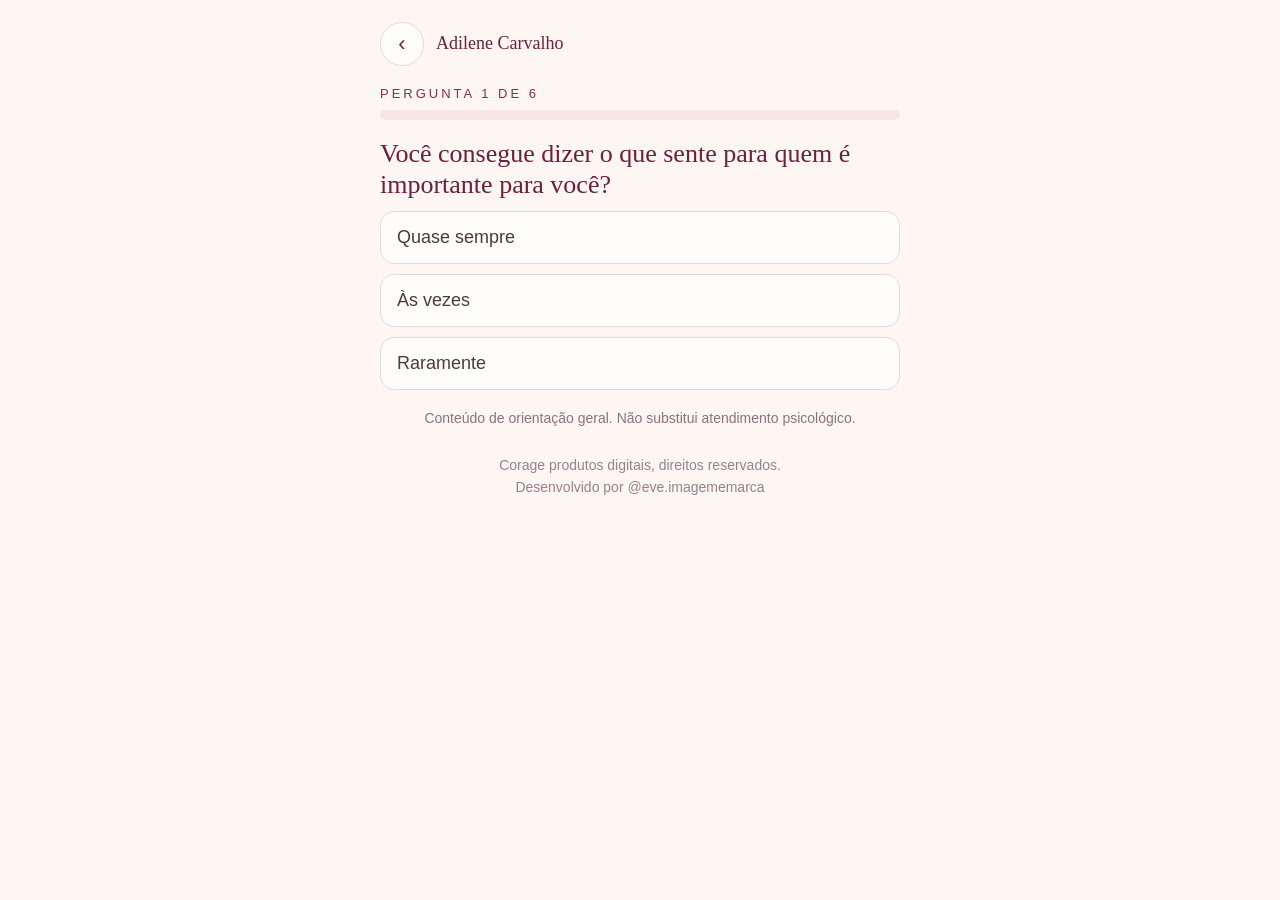
<file: quiz.html>
<!doctype html>
<html lang="pt-BR"><head><meta charset="utf-8"><meta name="viewport" content="width=device-width,initial-scale=1"><title>Como andam suas relações?</title><meta name="theme-color" content="#6d2036"><link rel="manifest" href="manifest.webmanifest"><link rel="apple-touch-icon" href="icon-180.png"><link rel="stylesheet" href="style.css"></head>
<body><div class="wrap">
<div class="topo"><a class="voltar" href="index.html">‹</a><span class="nome">Adilene Carvalho</span></div>
<div id="tela"></div>
<p class="aviso">Conteúdo de orientação geral. Não substitui atendimento psicológico.</p>
<p class="rodape">Corage produtos digitais, direitos reservados.<br>Desenvolvido por @eve.imagememarca</p>
</div>
<script>
var P=[
["Você consegue dizer o que sente para quem é importante para você?",["Quase sempre","Às vezes","Raramente"]],
["Depois de estar com as pessoas que ama, você se sente…",["Leve e em paz","Meio misturada","Cansada ou tensa"]],
["Você tem tempo só seu, sem culpa?",["Sim, protejo esse tempo","Pouco","Quase nunca"]],
["Quando há um conflito, você…",["Conversa com calma","Evita o assunto","Explode ou se cala"]],
["Você sente que é escutada?",["Sim","Em parte","Não"]],
["Você consegue dizer não sem se sentir mal?",["Consigo","Depende","Tenho muita dificuldade"]]];
var i=0,pts=0,t=document.getElementById('tela');
function ver(){
 if(i>=P.length)return fim();
 var q=P[i];
 var h='<div class="rotulo">Pergunta '+(i+1)+' de '+P.length+'</div><div class="barra"><i style="width:'+(i/P.length*100)+'%"></i></div><h2>'+q[0]+'</h2>';
 q[1].forEach(function(o,k){h+='<button class="opcao" data-k="'+k+'">'+o+'</button>'});
 t.innerHTML='<div class="fade">'+h+'</div>';
 t.querySelectorAll('.opcao').forEach(function(b){b.onclick=function(){pts+=2-(+b.dataset.k);i++;ver()}});
}
function fim(){
 var r,tx;
 if(pts>=9){r='Relações em equilíbrio 🌸';tx='Você cuida bem dos seus vínculos e de si. Continue protegendo o que faz bem.'}
 else if(pts>=5){r='Há pontos para cuidar 🌷';tx='Suas relações têm coisas boas e outras que pedem atenção. Escolha uma conversa ou um limite para começar.'}
 else{r='Hora de se acolher 🤍';tx='Parece que você tem carregado muito. Você não precisa fazer isso sozinha: conversar com uma psicóloga pode ajudar.'}
 t.innerHTML='<div class="fade card"><div class="rotulo">Seu resultado</div><h2>'+r+'</h2><p>'+tx+'</p>'+
 '<a class="btn" href="cadastro.html?i=Psicoterapia&m=Fiz%20o%20quiz%20de%20rela%C3%A7%C3%B5es">Quero conversar com a Adilene</a>'+
 '<button class="btn claro" onclick="i=0;pts=0;ver()">Refazer</button></div>'+
 '<details><summary>Se você vive violência</summary><p>Se alguém te machuca, humilha ou ameaça, procure ajuda. No Brasil, o Ligue 180 atende mulheres, de graça e a qualquer hora. Em perigo imediato, ligue 190.</p></details>';
}
ver();
if('serviceWorker' in navigator){navigator.serviceWorker.register('sw.js').catch(function(){})}
</script></body></html>
</file>
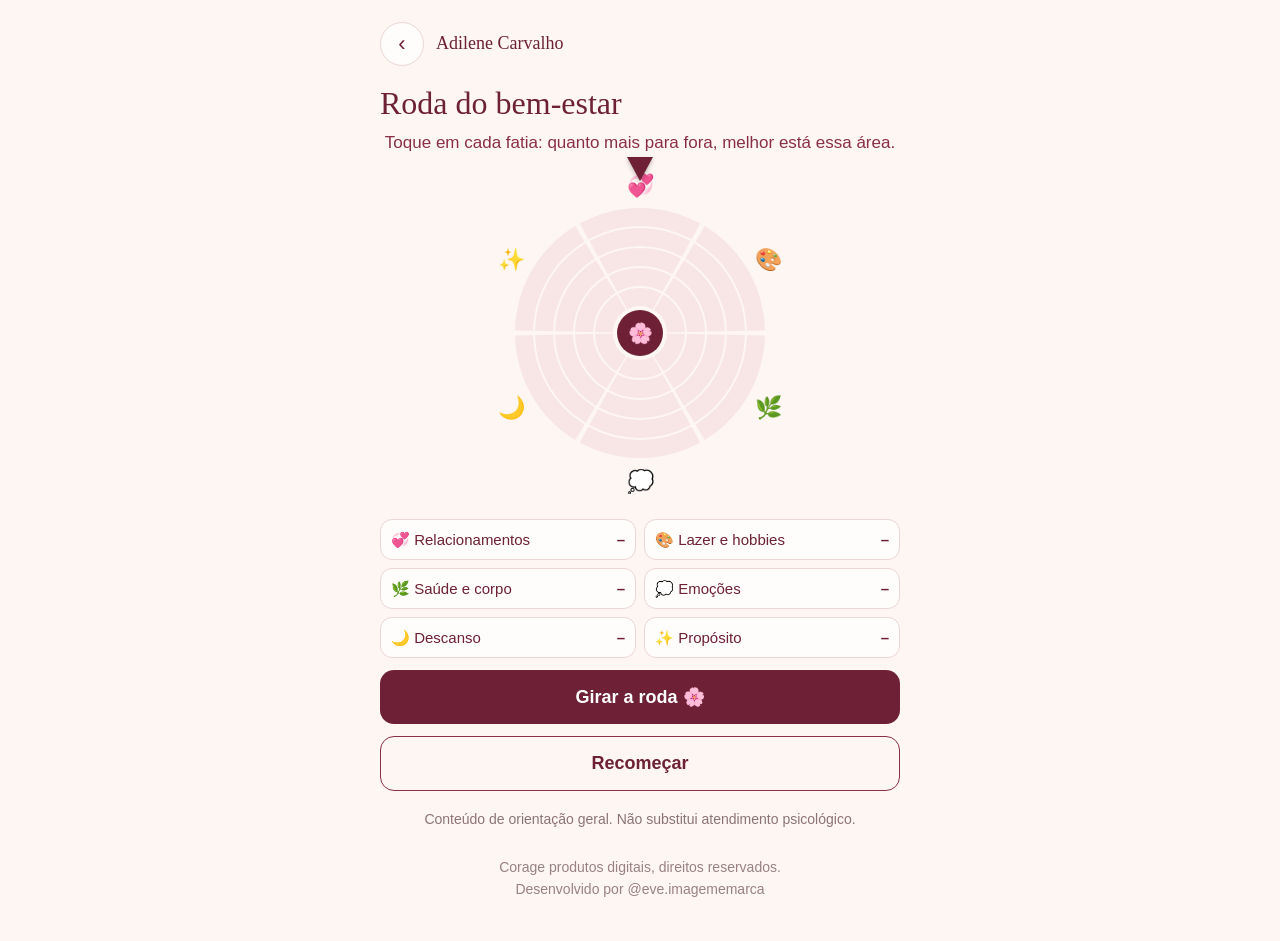
<file: roda.html>
<!doctype html>
<html lang="pt-BR"><head><meta charset="utf-8"><meta name="viewport" content="width=device-width,initial-scale=1"><title>Roda do bem-estar</title><meta name="theme-color" content="#6d2036"><link rel="manifest" href="manifest.webmanifest"><link rel="apple-touch-icon" href="icon-180.png"><link rel="stylesheet" href="style.css">
<style>
.palco{position:relative;max-width:340px;margin:6px auto 0}
.palco svg{width:100%;display:block;overflow:visible}
#giro{transform-origin:170px 170px;transition:transform 4.2s cubic-bezier(.12,.7,.1,1)}
.cel{cursor:pointer;transition:fill .25s,transform .2s;transform-origin:170px 170px}
.cel:active{opacity:.8}
.ponteiro{position:absolute;left:50%;top:-6px;transform:translateX(-50%);width:0;height:0;border-left:13px solid transparent;border-right:13px solid transparent;border-top:24px solid var(--marsala);z-index:2;filter:drop-shadow(0 2px 2px rgba(0,0,0,.25))}
.legenda{display:grid;grid-template-columns:1fr 1fr;gap:8px;margin:16px 0 4px}
.legenda div{background:var(--branco);border:1px solid var(--linha);border-radius:12px;padding:8px 10px;font-size:15px;color:var(--marsala);display:flex;justify-content:space-between;align-items:center}
.legenda b{font-weight:600}
.dica{text-align:center;font-size:17px;margin:8px 0 0;color:var(--marsala2)}
@keyframes pulso{0%,100%{transform:scale(1)}50%{transform:scale(1.06)}}
.pulsa{animation:pulso 1.4s infinite}
</style></head>
<body><div class="wrap">
<div class="topo"><a class="voltar" href="index.html">‹</a><span class="nome">Adilene Carvalho</span></div>
<h1>Roda do bem-estar</h1>
<p class="dica" id="dica">Toque em cada fatia: quanto mais para fora, melhor está essa área.</p>
<div class="palco">
  <div class="ponteiro"></div>
  <svg viewBox="0 0 340 340" id="svg" aria-label="Roda do bem-estar"><g id="giro"></g></svg>
</div>
<div class="legenda" id="leg"></div>
<button class="btn" id="gira">Girar a roda 🌸</button>
<button class="btn claro" id="zera">Recomeçar</button>
<div class="card fade" id="res" style="display:none;text-align:center;margin-top:16px"></div>
<p class="aviso">Conteúdo de orientação geral. Não substitui atendimento psicológico.</p>
<p class="rodape">Corage produtos digitais, direitos reservados.<br>Desenvolvido por @eve.imagememarca</p>
</div>
<div class="toast" id="toast"></div>
<script>
var A=[
 ['💞','Relacionamentos','Marque um café ou uma conversa sem pressa com alguém querido.'],
 ['🎨','Lazer e hobbies','Reserve 20 minutos hoje para algo que você faz só por prazer.'],
 ['🌿','Saúde e corpo','Escolha um movimento gentil hoje: caminhar, alongar ou dançar.'],
 ['💭','Emoções','Escreva o que você está sentindo, sem julgar. Dê nome ao sentimento.'],
 ['🌙','Descanso','Proteja um horário de pausa hoje, sem telas, só para você.'],
 ['✨','Propósito','Anote uma coisa que faz sentido para você e um passo pequeno nela.']];
var COR=['#6d2036','#8a2f47','#a8465c','#c46a7c','#d98e9b','#b5586d'];
var N=6,NIV=5,CX=170,CY=170,R0=26,R1=126,W=(R1-R0)/NIV;
var V=[0,0,0,0,0,0],rot=0,girando=false;
try{var s=JSON.parse(localStorage.getItem('adi_roda2'));if(s&&s.length==6)V=s}catch(e){}
function pt(r,a){var t=(a-90)*Math.PI/180;return[(CX+r*Math.cos(t)).toFixed(2),(CY+r*Math.sin(t)).toFixed(2)]}
function arco(r0,r1,a0,a1){var p1=pt(r1,a0),p2=pt(r1,a1),p3=pt(r0,a1),p4=pt(r0,a0);
 return'M'+p1+' A'+r1+' '+r1+' 0 0 1 '+p2+' L'+p3+' A'+r0+' '+r0+' 0 0 0 '+p4+' Z'}
var g=document.getElementById('giro'),h='';
for(var k=0;k<N;k++){var a0=k*60-30+1.2,a1=k*60+30-1.2;
 for(var l=1;l<=NIV;l++){h+='<path class="cel" data-k="'+k+'" data-l="'+l+'" d="'+arco(R0+(l-1)*W+1,R0+l*W-1,a0,a1)+'" fill="#f8e6e6"/>'}
 var e=pt(R1+22,k*60);h+='<text x="'+e[0]+'" y="'+(+e[1]+8)+'" font-size="22" text-anchor="middle">'+A[k][0]+'</text>'}
h+='<circle cx="170" cy="170" r="'+(R0-3)+'" fill="#6d2036"/><text x="170" y="177" font-size="20" text-anchor="middle" fill="#f8e6e6">🌸</text>';
g.innerHTML=h;
var cels=g.querySelectorAll('.cel');
function pinta(){
 cels.forEach(function(c){var k=+c.dataset.k,l=+c.dataset.l;c.setAttribute('fill',l<=V[k]?COR[k]:'#f8e6e6')});
 var L='';A.forEach(function(a,k){L+='<div><span>'+a[0]+' '+a[1]+'</span><b>'+(V[k]?V[k]+'/5':'–')+'</b></div>'});
 document.getElementById('leg').innerHTML=L;
 var ok=V.every(function(x){return x>0});
 document.getElementById('gira').classList.toggle('pulsa',ok&&!girando);
 try{localStorage.setItem('adi_roda2',JSON.stringify(V))}catch(e){}
}
function aviso(t){var x=document.getElementById('toast');x.textContent=t;x.classList.add('on');setTimeout(function(){x.classList.remove('on')},2200)}
cels.forEach(function(c){c.addEventListener('click',function(){
 if(girando)return;var k=+c.dataset.k,l=+c.dataset.l;V[k]=(V[k]==l&&l==1)?0:l;
 c.style.transform='scale(1.04)';setTimeout(function(){c.style.transform=''},180);
 document.getElementById('res').style.display='none';pinta();
 if(navigator.vibrate)navigator.vibrate(8)})});
document.getElementById('gira').onclick=function(){
 if(girando)return;
 if(!V.every(function(x){return x>0})){aviso('Toque em todas as 6 fatias primeiro');return}
 var m=Math.min.apply(null,V),c=[];V.forEach(function(x,k){if(x==m)c.push(k)});
 var t=c[Math.floor(Math.random()*c.length)];
 girando=true;document.getElementById('res').style.display='none';
 var base=Math.ceil(rot/360)*360;rot=base+360*5+(360-t*60)%360;
 g.style.transform='rotate('+rot+'deg)';pinta();
 setTimeout(function(){girando=false;pinta();
  var a=A[t],r=document.getElementById('res');
  r.innerHTML='<div style="font-size:46px">'+a[0]+'</div><div class="rotulo">A roda parou em</div><h2>'+a[1]+'</h2><p>Hoje, esta área pede um pouco mais de carinho.</p><p style="margin-top:8px"><b>Sugestão:</b> '+a[2]+'</p><a class="btn" href="cadastro.html?i=Psicoterapia&m=Fiz%20a%20roda%20do%20bem-estar%3A%20'+encodeURIComponent(a[1])+'">Quero conversar sobre isso</a>';
  r.style.display='block';r.scrollIntoView({behavior:'smooth',block:'center'})},4300)};
document.getElementById('zera').onclick=function(){if(girando)return;V=[0,0,0,0,0,0];document.getElementById('res').style.display='none';pinta()};
pinta();
if('serviceWorker' in navigator){navigator.serviceWorker.register('sw.js').catch(function(){})}
</script></body></html>
</file>
<file: style.css>
:root{--marsala:#6d2036;--marsala2:#8a2f47;--rose:#e8b4b8;--rose2:#f3d3d5;--blush:#f8e6e6;--creme:#fdf6f3;--texto:#4a3a3d;--branco:#fffdfc;--linha:#ecd6d6}
*{box-sizing:border-box;margin:0;padding:0}
html{-webkit-text-size-adjust:100%}
body{font-family:-apple-system,"Segoe UI",Roboto,Helvetica,Arial,sans-serif;font-size:18px;line-height:1.55;color:var(--texto);background:var(--creme);min-height:100vh}
h1,h2,h3{font-family:Georgia,"Times New Roman",serif;font-weight:400;color:var(--marsala);line-height:1.2}
h1{font-size:32px}h2{font-size:26px;margin-bottom:10px}h3{font-size:21px;margin-bottom:6px}
.wrap{max-width:560px;margin:0 auto;padding:22px 20px 40px}
.topo{display:flex;align-items:center;gap:12px;margin-bottom:18px}
.topo a.voltar{display:inline-flex;align-items:center;justify-content:center;width:44px;height:44px;border-radius:50%;background:var(--branco);border:1px solid var(--linha);color:var(--marsala);text-decoration:none;font-size:22px}
.topo .nome{font-family:Georgia,serif;color:var(--marsala);font-size:18px}
.rotulo{font-size:13px;letter-spacing:3px;text-transform:uppercase;color:var(--marsala2);margin-bottom:6px}
.card{background:var(--branco);border:1px solid var(--linha);border-radius:18px;padding:20px;margin-bottom:14px}
.btn{display:block;width:100%;text-align:center;text-decoration:none;border:0;cursor:pointer;background:var(--marsala);color:#fff;font-size:18px;font-weight:600;padding:16px 18px;border-radius:14px;margin-top:12px;font-family:inherit}
.btn.claro{background:transparent;color:var(--marsala);border:1.5px solid var(--marsala2)}
.btn.rose{background:var(--rose);color:#4a1424}
.btn:active{transform:scale(.98)}
.ferramenta{display:flex;gap:14px;align-items:center;text-decoration:none;color:inherit;background:var(--branco);border:1px solid var(--linha);border-radius:18px;padding:16px;margin-bottom:12px}
.ferramenta:active{transform:scale(.985)}
.ferramenta .ico{flex:0 0 52px;height:52px;border-radius:50%;background:var(--blush);display:flex;align-items:center;justify-content:center;font-size:25px}
.ferramenta b{display:block;font-family:Georgia,serif;font-weight:400;font-size:20px;color:var(--marsala)}
.ferramenta span{font-size:16px;color:#85696e}
.seta{margin-left:auto;color:var(--marsala2);font-size:24px}
details{background:var(--branco);border:1px solid var(--linha);border-radius:14px;padding:14px 16px;margin-bottom:10px}
summary{cursor:pointer;font-weight:600;color:var(--marsala);list-style:none}
summary::-webkit-details-marker{display:none}
summary::after{content:"+";float:right;color:var(--marsala2);font-size:22px;line-height:1}
details[open] summary::after{content:"–"}
details p,details ul{margin-top:10px;font-size:17px}
details ul{padding-left:20px}
.aviso{font-size:14px;color:#8d7378;margin-top:18px;text-align:center}
.rodape{text-align:center;font-size:14px;color:#9a8185;margin-top:26px}
.barra{height:10px;background:var(--blush);border-radius:99px;overflow:hidden;margin:6px 0 18px}
.barra i{display:block;height:100%;width:0;background:linear-gradient(90deg,var(--rose),var(--marsala2));border-radius:99px;transition:width .4s}
.opcao{display:block;width:100%;text-align:left;background:var(--branco);border:1.5px solid var(--linha);border-radius:14px;padding:15px 16px;margin-bottom:10px;font-size:18px;color:var(--texto);cursor:pointer;font-family:inherit;transition:all .15s}
.opcao:active,.opcao.sel{background:var(--marsala);color:#fff;border-color:var(--marsala)}
.fade{animation:fade .35s ease}
@keyframes fade{from{opacity:0;transform:translateY(8px)}to{opacity:1;transform:none}}
input,select,textarea{width:100%;font-size:18px;font-family:inherit;padding:14px;border:1.5px solid var(--linha);border-radius:12px;background:var(--branco);margin-bottom:12px;color:var(--texto)}
label{font-size:16px;color:var(--marsala);display:block;margin-bottom:4px}
.check{display:flex;gap:10px;align-items:flex-start;font-size:15px;margin:6px 0 4px}
.check input{width:24px;height:24px;margin:2px 0 0}
.toast{position:fixed;left:50%;bottom:28px;transform:translateX(-50%) translateY(30px);background:var(--marsala);color:#fff;padding:14px 22px;border-radius:99px;font-size:17px;opacity:0;transition:all .3s;pointer-events:none;z-index:9;white-space:nowrap}
.toast.on{opacity:1;transform:translateX(-50%)}
h3{margin-bottom:6px}
</file>
